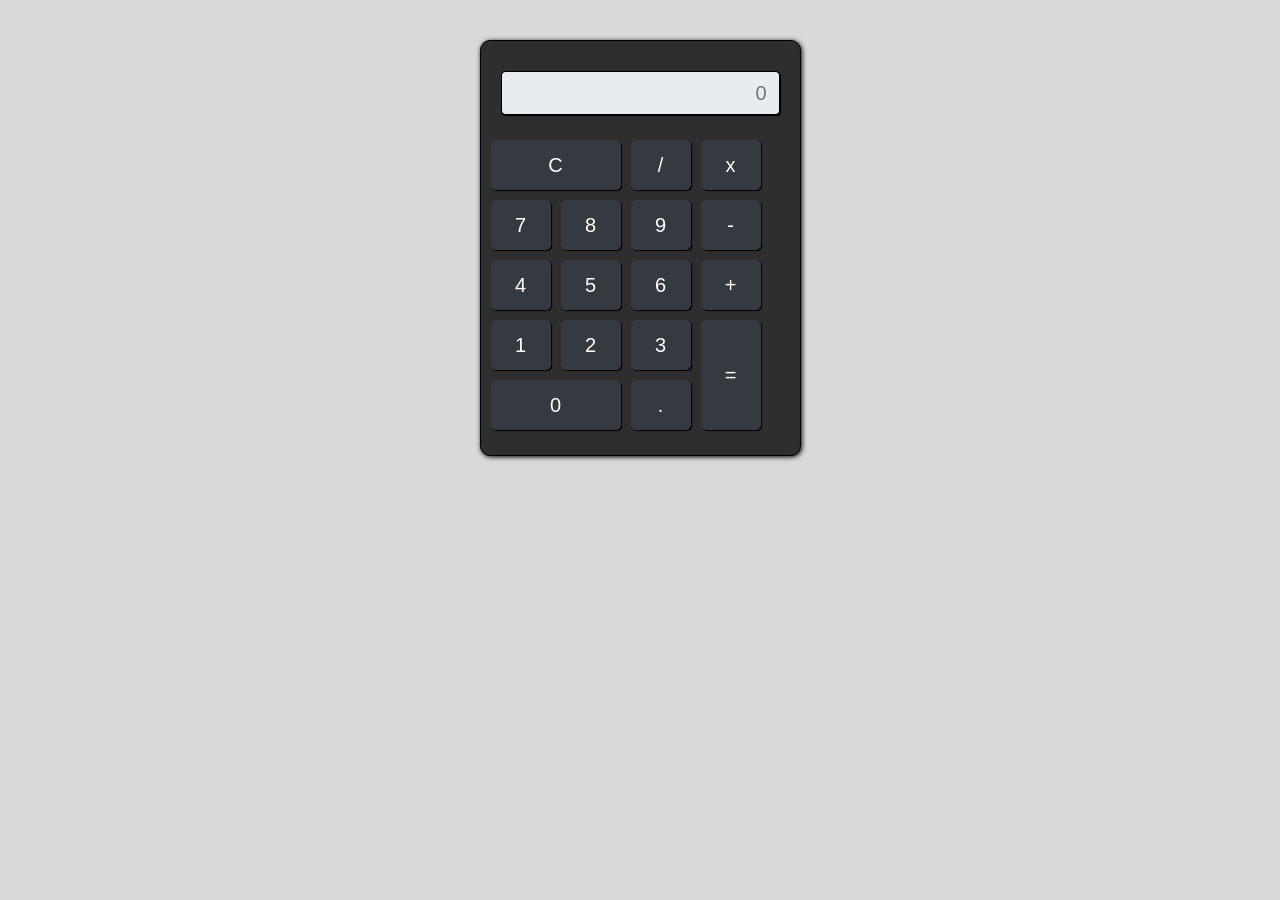
<file: JavaScript Caluladora/index.html>
<html>
	<head>
		<title>Calculadora</title>

		<!-- Latest compiled and minified CSS -->
		<link rel="stylesheet" href="https://maxcdn.bootstrapcdn.com/bootstrap/4.0.0-beta.2/css/bootstrap.min.css" integrity="sha384-PsH8R72JQ3SOdhVi3uxftmaW6Vc51MKb0q5P2rRUpPvrszuE4W1povHYgTpBfshb" crossorigin="anonymous">

    <style>
      .calculadora {
        margin-top: 40px;
        border: solid 1px #000;
        padding: 20px;
        background-color: #2E2E2E;
        border-radius: 10px;
        box-shadow: 1px 1px 5px #000;
      }

      .btn {
        width: 60px;
        height: 50px;
        margin: 5px;
        box-shadow: 1px 1px 1px #000;
      }

      .clear {
        width: 130px;
      }

      .enter {
        height: 110px;
      }

      .zero {
        width: 130px;
      }

      .resultado {
        text-align: right;
        font-size: 20px;
        margin-top: 10px;
        margin-bottom: 20px;
        border: solid 1px #000;
        box-shadow: 1px 1px 1px #000;
      }

    </style>
	</head>

  <body style="background: #D9D9D9">

    <div class="container">
      <div class="row">
        <div class="col d-flex justify-content-center">
          <br />

          <div class="calculadora">
            <input type="text" id="resultado" class="form-control resultado" placeholder="0" disabled="disabled" />
            
            <div class="row">
              <button onclick="calcular('acao','c')" type="button" class="btn btn-dark btn-lg clear font-weight-light">C</button>
              <button onclick="calcular('acao','/')" type="button" class="btn btn-dark btn-lg font-weight-light">/</button>
              <button onclick="calcular('acao','*')" type="button" class="btn btn-dark btn-lg font-weight-light">x</button>
            </div>

            <div class="row">
              <button onclick="calcular('valor',7)" type="button" class="btn btn-dark btn-lg font-weight-light">7</button>
              <button onclick="calcular('valor',8)" type="button" class="btn btn-dark btn-lg font-weight-light">8</button>
              <button onclick="calcular('valor',9)" type="button" class="btn btn-dark btn-lg font-weight-light">9</button>
              <button onclick="calcular('acao','-')" type="button" class="btn btn-dark btn-lg font-weight-light">-</button>
            </div>
            
            <div class="row">
              <button onclick="calcular('valor',4)" type="button" class="btn btn-dark btn-lg font-weight-light">4</button>
              <button onclick="calcular('valor',5)" type="button" class="btn btn-dark btn-lg font-weight-light">5</button>
              <button onclick="calcular('valor',6)" type="button" class="btn btn-dark btn-lg font-weight-light">6</button>
              <button onclick="calcular('acao','+')" type="button" class="btn btn-dark btn-lg font-weight-light">+</button>
            </div>

            <div class="row">
              <button onclick="calcular('valor',1)" type="button" class="btn btn-dark btn-lg font-weight-light">1</button>
              <button onclick="calcular('valor',2)" type="button" class="btn btn-dark btn-lg font-weight-light">2</button>
              <button onclick="calcular('valor',3)" type="button" class="btn btn-dark btn-lg font-weight-light">3</button>
              <button onclick="calcular('acao','=')" type="button" class="btn btn-dark btn-lg enter">=</button>
            </div>

            <div class="row" style="margin-top: -60px">
              <button onclick="calcular('valor',0)" type="button" class="btn btn-dark zero btn-lg font-weight-light">0</button>
              <button onclick="calcular('acao','.')" type="button" class="btn btn-dark btn-lg font-weight-light">.</button>
            </div>

          </div>
        </div>
      </div>
    </div>    
    <script src="javscript.js"></script>
  </body>	

</html>
</file>
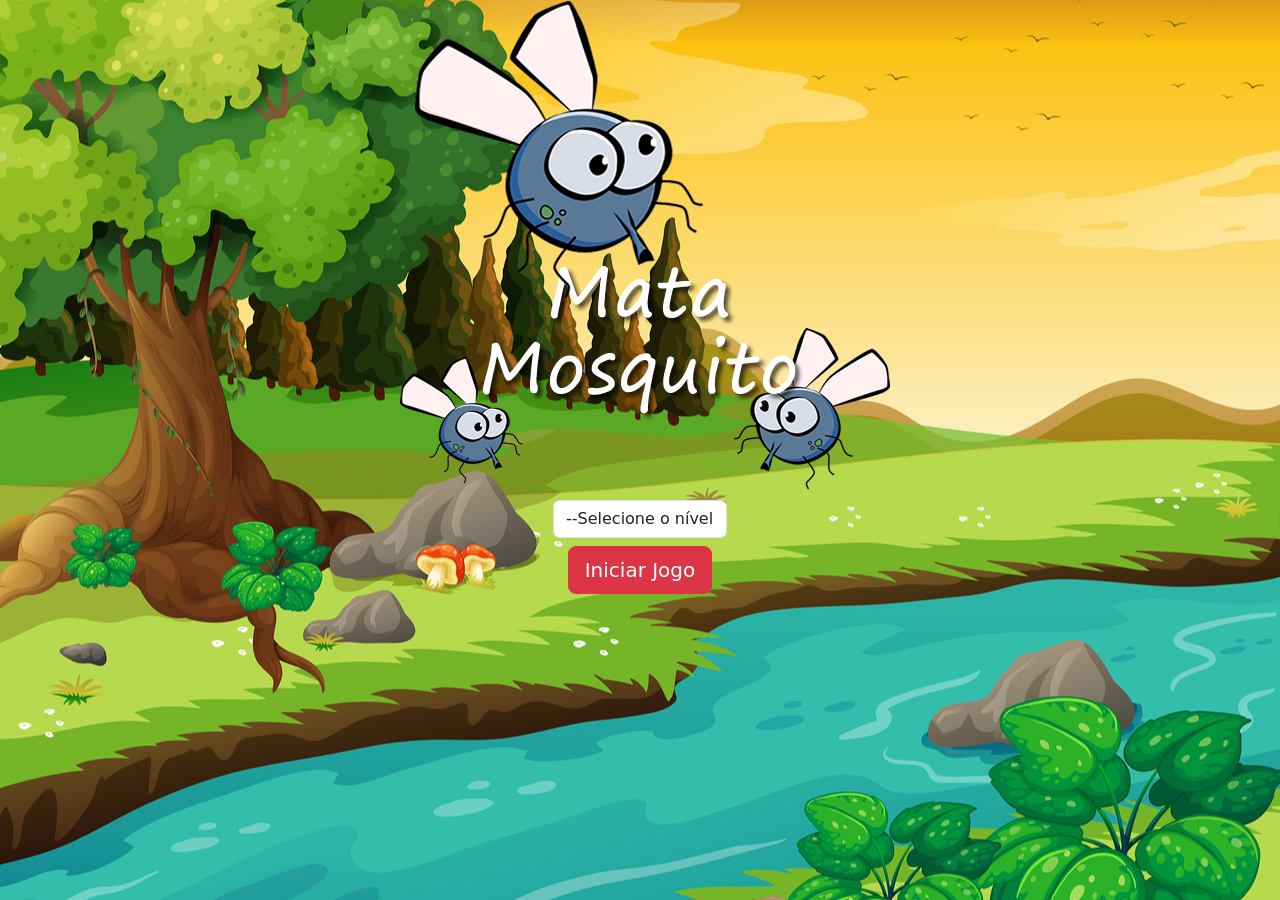
<file: Mata mosquito/index.html>
<!DOCTYPE html>
<html>
    <head>        
        <title>Jogo mata mosquito - End game</title>   
        <meta charset="UTF-8"/>     
        <link rel="icon" href="imagens/mosca.png">
        <script>
            var meme = 0;
            //Iniciando o jogo
            function iniciarJogo(){            
                var nivel = document.getElementById('nivel').value;
                
                if(nivel === ''){
                    meme++;
                    if(meme == 5){
                        alert('meme ?');
                    } 
                    alert('Selecione um nível para iniciar o jogo');                    
                    return false;
                }

                window.location.href = 'jogo.html?' + nivel;
            }
        </script>
        <link rel="stylesheet" href="https://cdn.jsdelivr.net/npm/bootstrap@5.2.3/dist/css/bootstrap.min.css" integrity="sha384-rbsA2VBKQhggwzxH7pPCaAqO46MgnOM80zW1RWuH61DGLwZJEdK2Kadq2F9CUG65" crossorigin="anonymous">
        <link rel="stylesheet" href="css/estilo.css"/>
    </head>
    <body >
        <div class="container">
            <div class="row">
                <div class="col">
                    <div class="d-flex justify-content-center">
                        <img src="imagens/game.png">                        
                    </div>                    
                </div>
            </div>
           
            <div class="row">
                <div class="col">
                    <div class="d-flex justify-content-center">
                        <div class="mb-2">
                            <select class="form-control" id="nivel">
                                <option value="">--Selecione o nível</option>
                                <option value="normal">Normal</option>
                                <option value="dificil">Difícil</option>
                                <option value="hardCore">HardCore</option>                        
                            </select>
                        </div>                        
                    </div>                    
                </div>
            </div>

            <div class="row">
                <div class="col">
                    <div class="d-flex justify-content-center">
                        <button onclick="iniciarJogo()" type="button" class="btn btn-danger btn-lg">Iniciar Jogo</button>                        
                    </div>                    
                </div>
            </div>

        </div>        
    </body>       
</html>
</file>
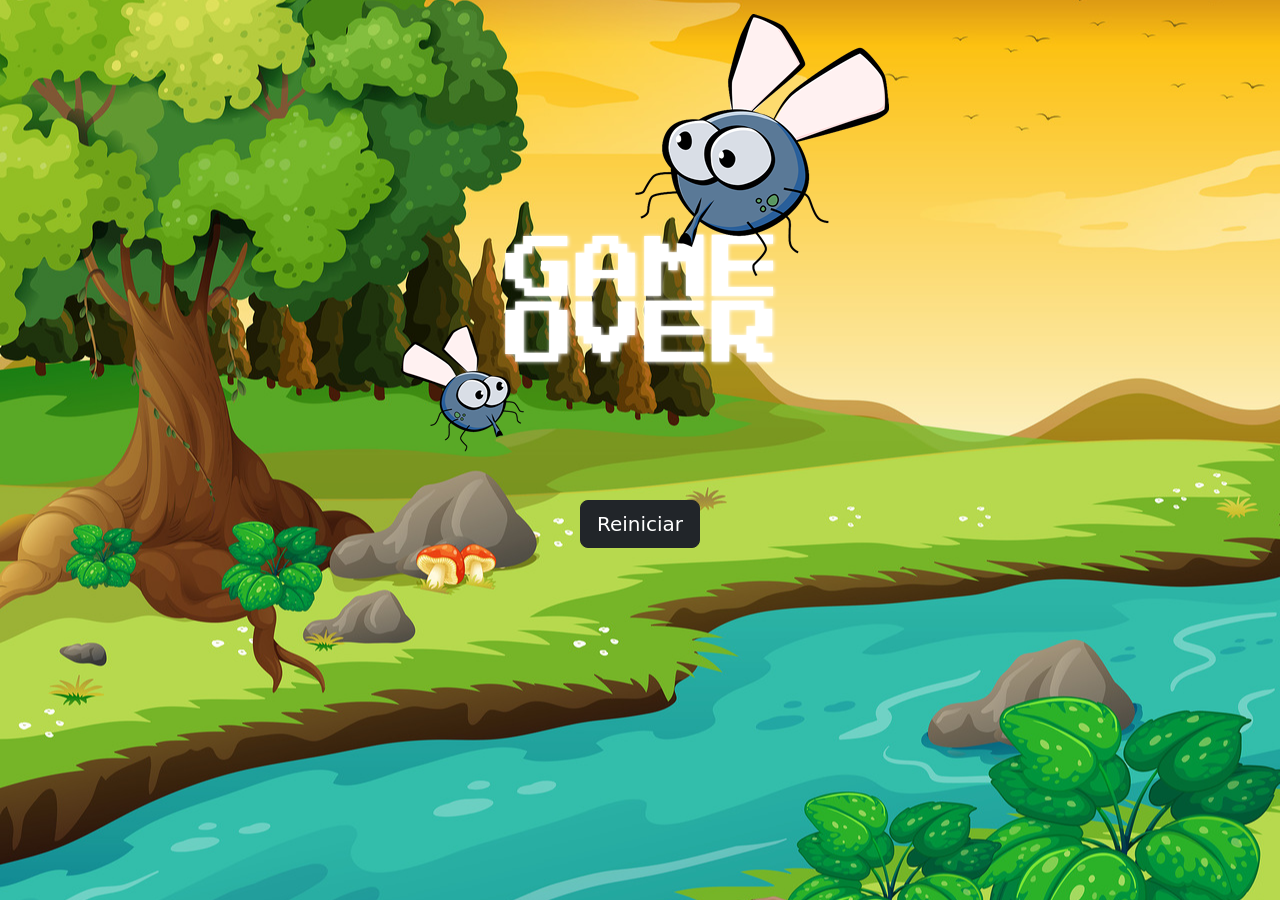
<file: Mata mosquito/fim_de_jogo.html>
<!DOCTYPE html>
<html>
    <head>        
        <title>Jogo mata mosquito - End game</title>
        <meta charset="UTF-8"/>        
        <link rel="icon" href="imagens/mosca.png">
        <link rel="stylesheet" href="https://cdn.jsdelivr.net/npm/bootstrap@5.2.3/dist/css/bootstrap.min.css" integrity="sha384-rbsA2VBKQhggwzxH7pPCaAqO46MgnOM80zW1RWuH61DGLwZJEdK2Kadq2F9CUG65" crossorigin="anonymous">
        <link rel="stylesheet" href="css/estilo.css"/>
    </head>
    <body >
        <div class="container">
            <div class="row">
                <div class="col">
                    <div class="d-flex justify-content-center">
                        <img src="imagens/game_over.png">                        
                    </div>                    
                </div>
            </div>
            <div class="row">
                <div class="col">
                    <div class="d-flex justify-content-center">
                        <button onclick="window.location.href = 'index.html'" type="button" class="btn btn-dark btn-lg">Reiniciar</button>                        
                    </div>                    
                </div>
            </div>
        </div>        
    </body>       
</html>
</file>
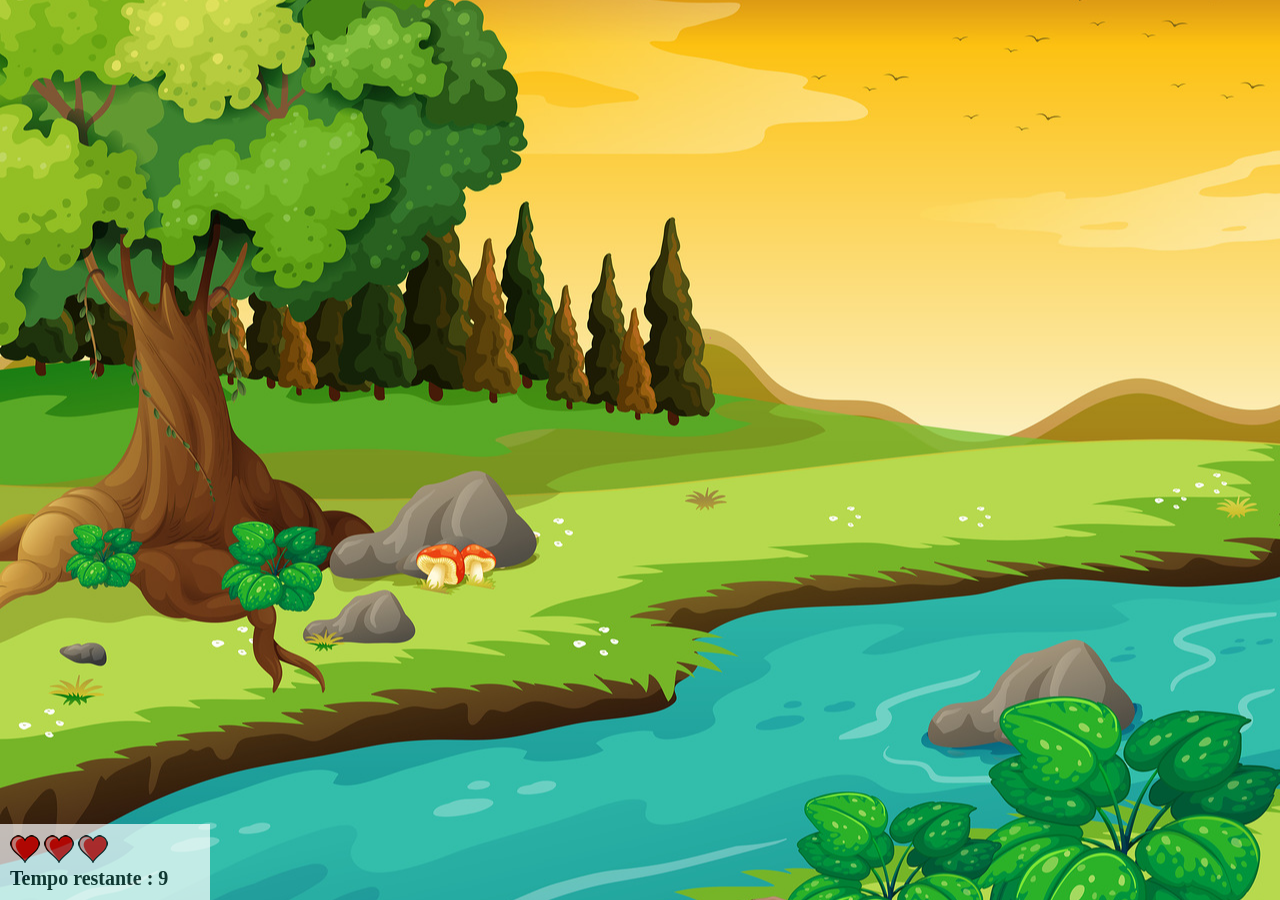
<file: Mata mosquito/jogo.html>
<!DOCTYPE html>
<html>
    <head>        
        <title>Jogo mata mosquito</title>
        <meta charset="UTF-8"/> 
        <link rel="stylesheet" href="css/estilo.css"/>
        <link rel="icon" href="imagens/mosca.png">
        <script src="javaScript/script.js"></script>
    </head>
    <body onresize="ajustaTamanhoPalcoJogo()">

        <div class="painel">
            <div class="vidas">
                <img id="v1" src="imagens/coracao_cheio.png">
                <img id="v2" src="imagens/coracao_cheio.png">
                <img id="v3" src="imagens/coracao_cheio.png">                
            </div>
            <div class="cronometro">
                Tempo restante : <span id="cronometro"></span>
                <script>document.getElementById('cronometro').innerHTML = tempo</script>
            </div>
        </div>

    </body>

        
</html>
</file>
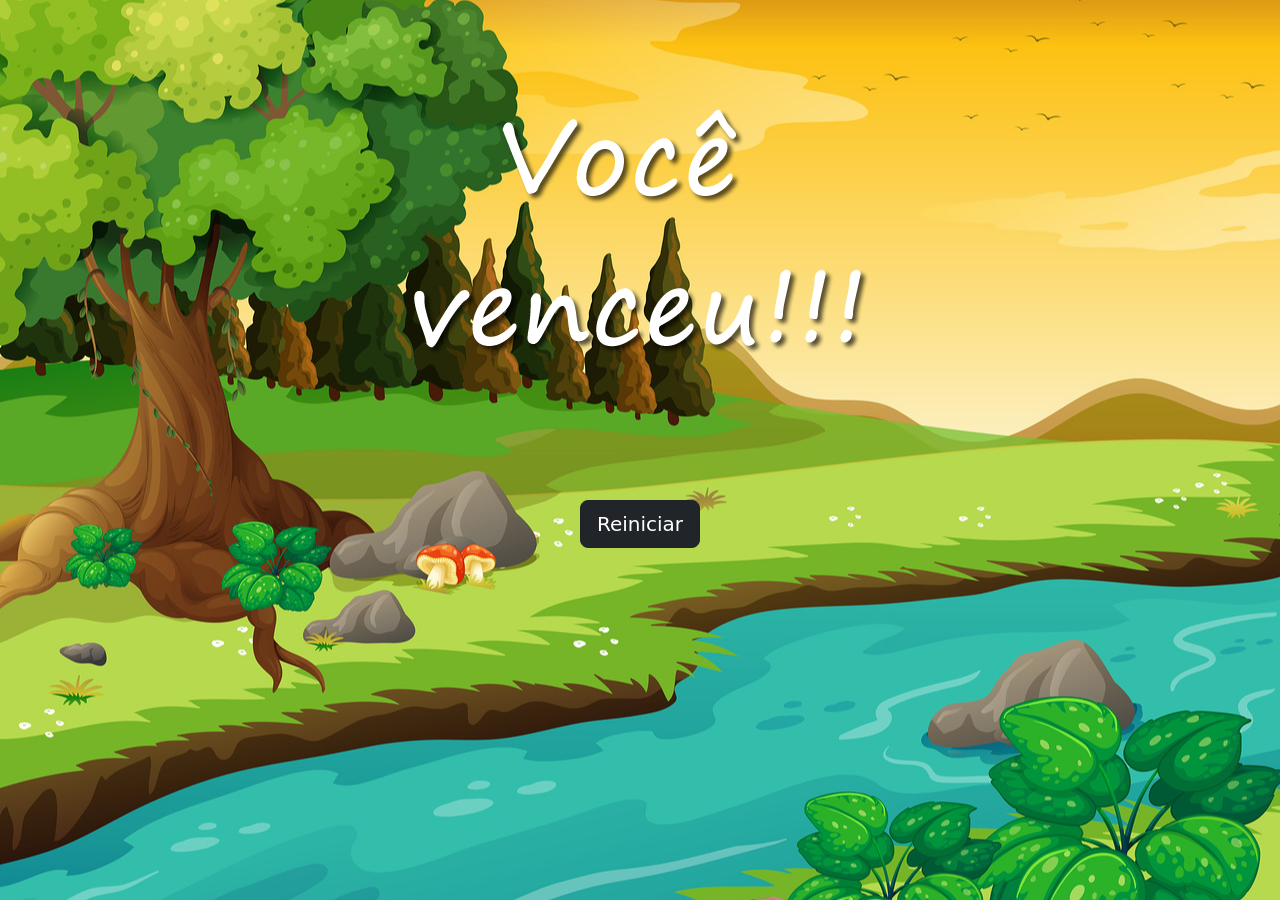
<file: Mata mosquito/vitoria.html>
<!DOCTYPE html>
<html>
    <head>        
        <title>Jogo mata mosquito - End game</title> 
        <meta charset="UTF-8"/>        
        <link rel="icon" href="imagens/mosca.png">
        <link rel="stylesheet" href="https://cdn.jsdelivr.net/npm/bootstrap@5.2.3/dist/css/bootstrap.min.css" integrity="sha384-rbsA2VBKQhggwzxH7pPCaAqO46MgnOM80zW1RWuH61DGLwZJEdK2Kadq2F9CUG65" crossorigin="anonymous">
        <link rel="stylesheet" href="css/estilo.css"/>
    </head>
    <body >
        <div class="container">
            <div class="row">
                <div class="col">
                    <div class="d-flex justify-content-center">
                        <img src="imagens/vitoria.png">                        
                    </div>                    
                </div>
            </div>
            <div class="row">
                <div class="col">
                    <div class="d-flex justify-content-center">
                        <button onclick="window.location.href = 'index.html'" type="button" class="btn btn-dark btn-lg">Reiniciar</button>                        
                    </div>                    
                </div>
            </div>
        </div>        
    </body>       
</html>
</file>
<file: Mata mosquito/css/estilo.css>
html{
    height: 100%;
    cursor: url(../imagens/mata_mosca.png) 30 30, auto;
}
body{
    margin: 0;
    height: 100%;
    background-image: url(../imagens/bg.jpg);    
    background-repeat: no-repeat;
    background-position: center;
    background-size: cover;    
}

.mosquito1{
    width: 50px;
    height: 50px;
}

.mosquito2{
    width: 70px;
    height: 70px;
}

.mosquito3{
    width: 90px;
    height: 90px;
}

.ladoA{
    transform: scaleX(1);
}

.ladoB{
    transform: scaleX(-1);
}

.painel{
    position: absolute;
    width: 190px;
    padding: 10px;
    bottom: 0px;
    border-top: solid 1px #fff;
    background-color: #fff;
    opacity: 0.7;
    left: 0px;
}

.vidas{
    float:left;
}

.cronometro{
    float: left;
    font-size: 20px;
    font-weight: bold;

}
</file>
